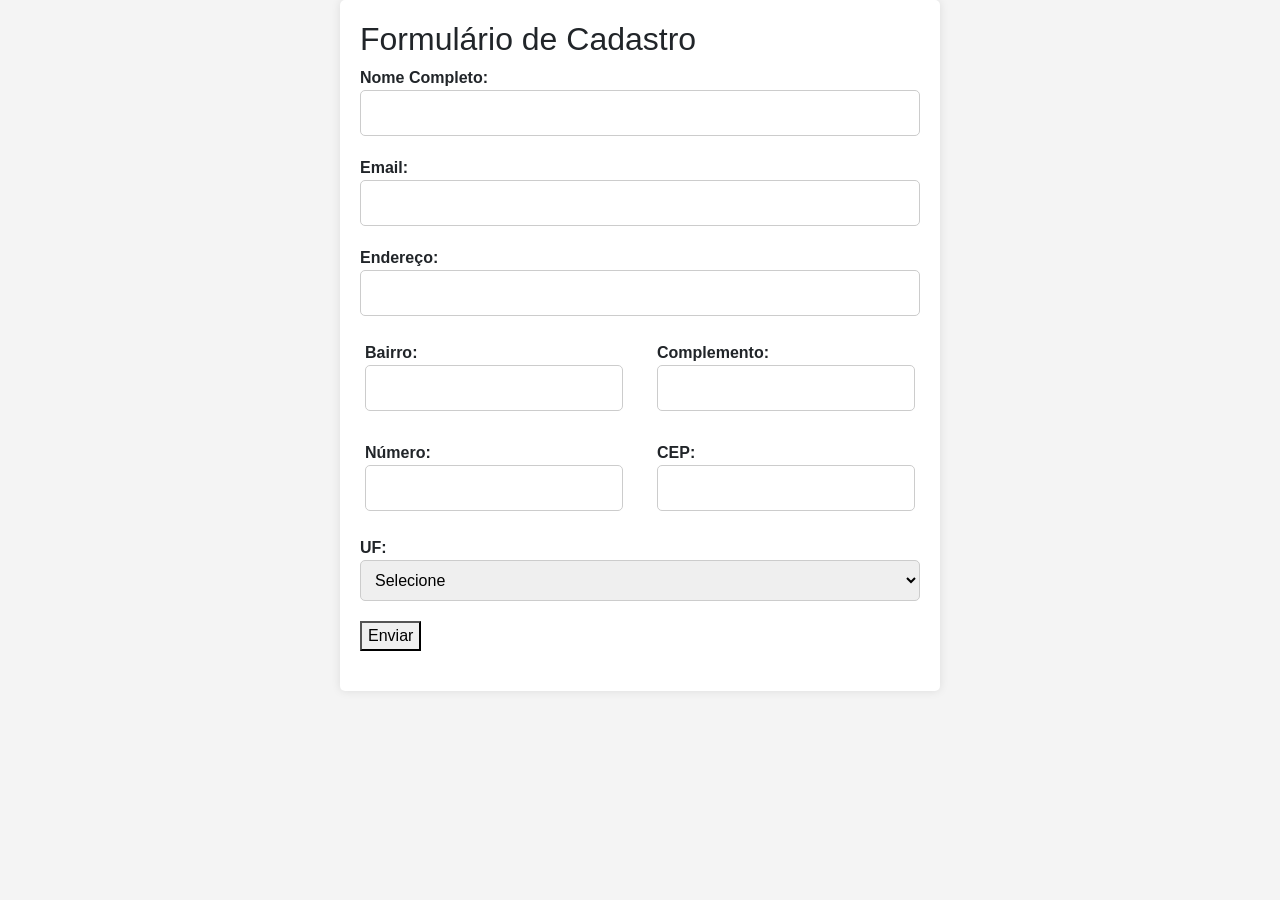
<file: index.html>
<!DOCTYPE html>
<html lang="pt-br">
  <head>
    <meta charset="UTF-8" />
    <meta name="viewport" content="width=device-width, initial-scale=1.0" />
    <title>Fauna Guard</title>
    <link
      href="https://cdn.jsdelivr.net/npm/bootstrap@5.3.2/dist/css/bootstrap.min.css"
      rel="stylesheet"
      integrity="sha384-T3c6CoIi6uLrA9TneNEoa7RxnatzjcDSCmG1MXxSR1GAsXEV/Dwwykc2MPK8M2HN"
      crossorigin="anonymous"
    />
    <script
      src="https://cdn.jsdelivr.net/npm/bootstrap@5.3.2/dist/js/bootstrap.bundle.min.js"
      integrity="sha384-C6RzsynM9kWDrMNeT87bh95OGNyZPhcTNXj1NW7RuBCsyN/o0jlpcV8Qyq46cDfL"
      crossorigin="anonymous"
    ></script>
    <link rel="stylesheet" href="css/cadastro.css" />
    <link rel="icon" href="icons/Fauna Guard.png" />
  </head>
  <body>
    <!-- ---------------------------------- Libras ---------------------------------- -->

    <div vw class="enabled">
      <div vw-access-button class="active"></div>
      <div vw-plugin-wrapper>
        <div class="vw-plugin-top-wrapper"></div>
      </div>
    </div>
    <script src="https://vlibras.gov.br/app/vlibras-plugin.js"></script>
    <script>
      new window.VLibras.Widget("https://vlibras.gov.br/app");
    </script>

    <!-- ---------------------------------- Furmulário ---------------------------------- -->

    <div class="container">
      <h2>Formulário de Cadastro</h2>
      <form>
        <div class="form-group">
          <label for="nome">Nome Completo:</label>
          <input type="text" id="nome" name="nome" required />
        </div>

        <div class="form-group">
          <label for="email">Email:</label>
          <input type="email" id="email" name="email" required />
        </div>

        <div class="form-group">
          <label for="endereco">Endereço:</label>
          <input type="text" id="endereco" name="endereco" required />
        </div>

        <div class="row">
          <div class="col">
            <div class="form-group">
              <label for="bairro">Bairro:</label>
              <input type="text" id="bairro" name="bairro" required />
            </div>
          </div>
          <div class="col">
            <div class="form-group">
              <label for="complemento">Complemento:</label>
              <input type="text" id="complemento" name="complemento" />
            </div>
          </div>
        </div>

        <div class="row">
          <div class="col">
            <div class="form-group">
              <label for="numero">Número:</label>
              <input type="number" id="numero" name="numero" required />
            </div>
          </div>
          <div class="col">
            <div class="form-group">
              <label for="cep">CEP:</label>
              <input type="text" id="cep" name="cep" required />
            </div>
          </div>
        </div>

        <div class="form-group">
          <label for="uf">UF:</label>
          <select id="uf" name="uf" required>
            <option value="">Selecione</option>
            <option value="AC">AC</option>
            <option value="AL">AL</option>
            <option value="AM">AM</option>
            <option value="AP">AP</option>
            <option value="BA">BA</option>
            <option value="CE">CE</option>
            <option value="DF">DF</option>
            <option value="ES">ES</option>
            <option value="GO">GO</option>
            <option value="MA">MA</option>
            <option value="MT">MT</option>
            <option value="MS">MS</option>
            <option value="MG">MG</option>
            <option value="PA">PA</option>
            <option value="PB">PB</option>
            <option value="PR">PR</option>
            <option value="PE">PE</option>
            <option value="PI">PI</option>
            <option value="RJ">RJ</option>
            <option value="RN">RN</option>
            <option value="RS">RS</option>
            <option value="RO">RO</option>
            <option value="RR">RR</option>
            <option value="SC">SC</option>
            <option value="SP">SP</option>
            <option value="SE">SE</option>
            <option value="TO">TO</option>
          </select>
        </div>

        <div class="form-group">
          <button type="submit">Enviar</button>
        </div>
      </form>
    </div>
  </body>
</html>
</file>
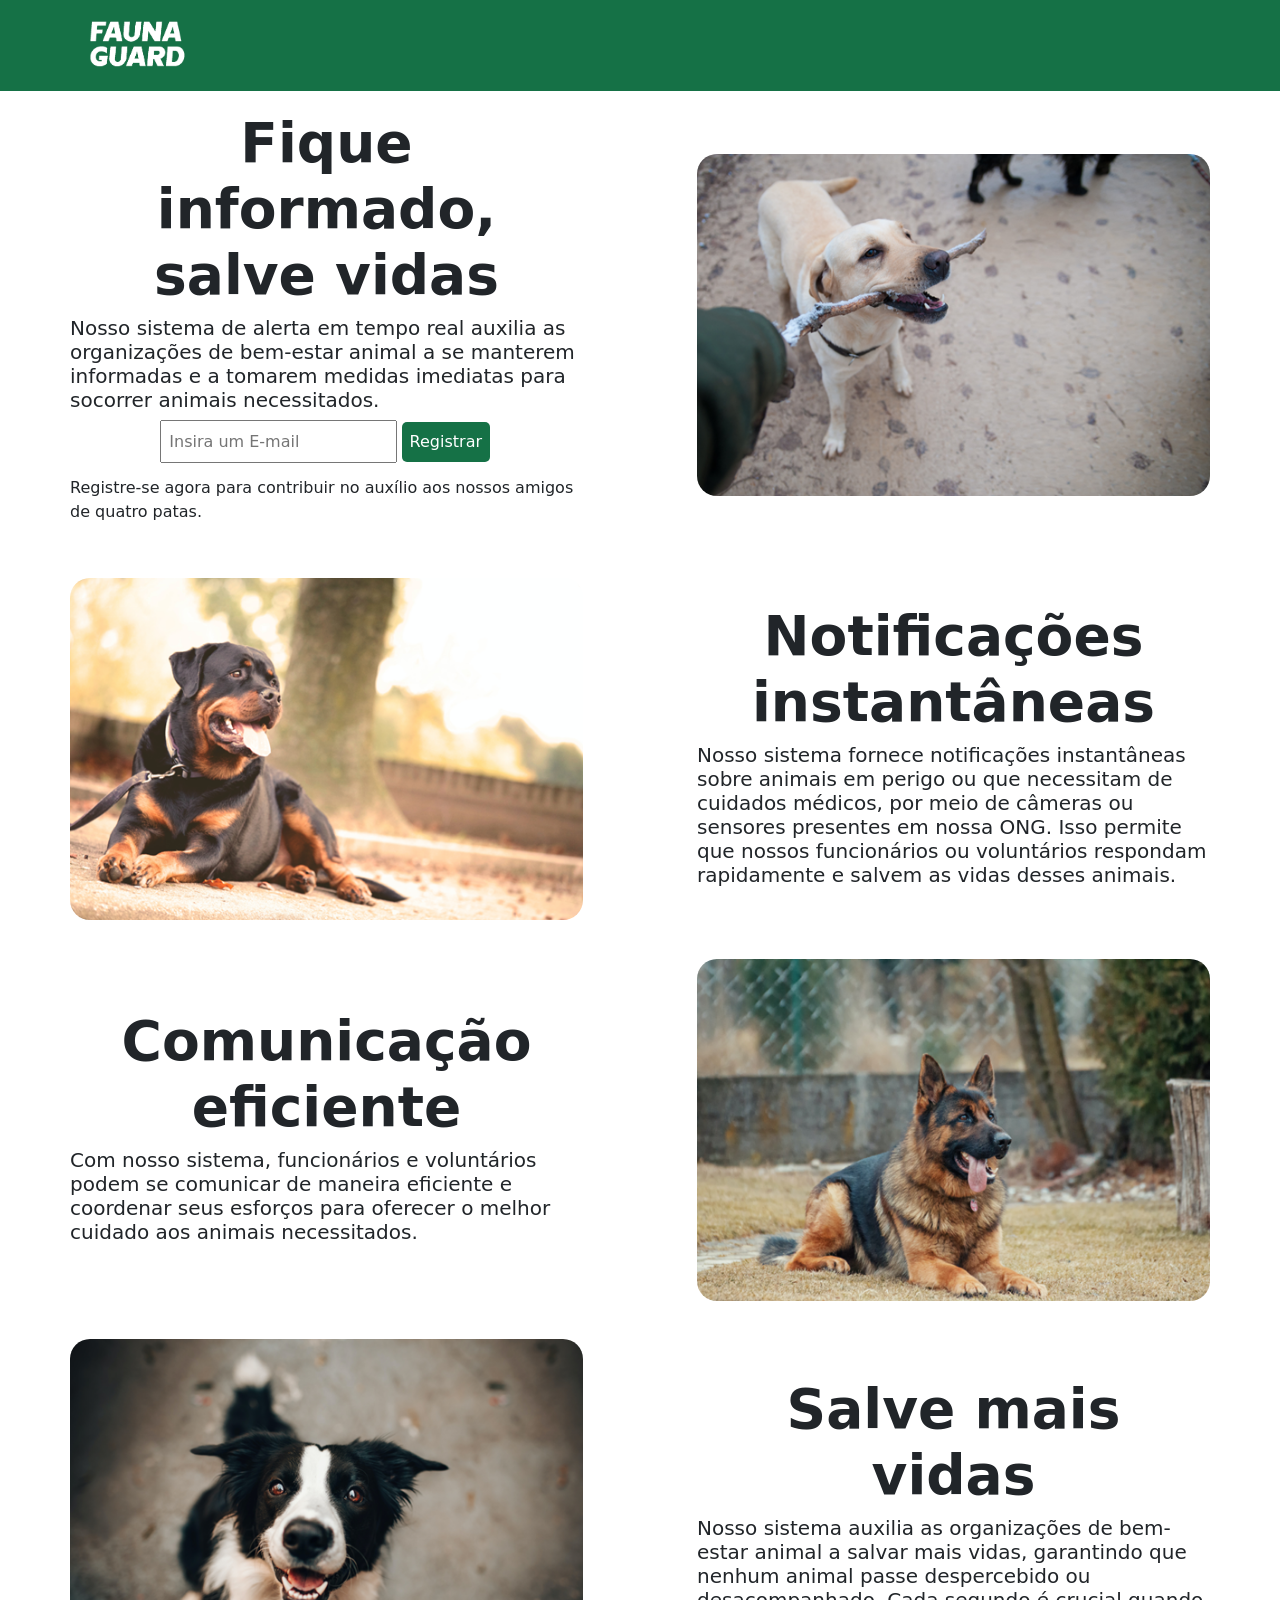
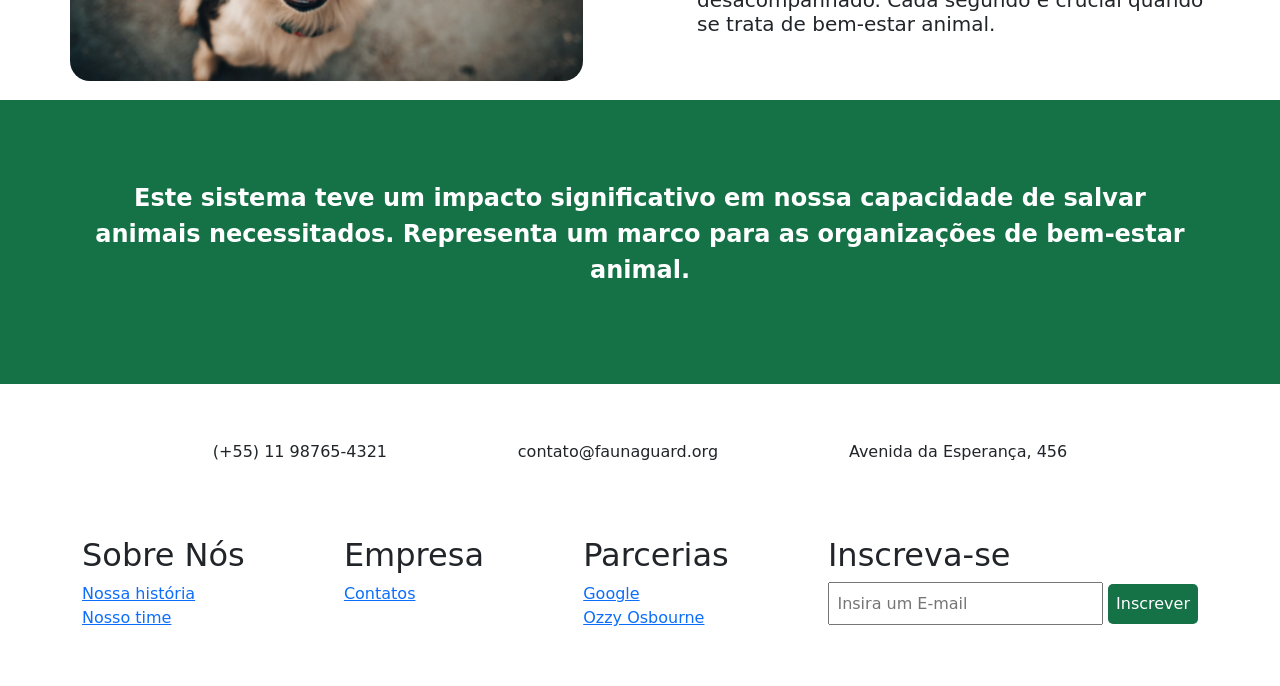
<file: pages/index.html>
<!DOCTYPE html>
<html lang="pt-br">
  <head>
    <meta charset="UTF-8" />
    <meta name="viewport" content="width=device-width, initial-scale=1.0" />
    <title>Fauna Guard</title>
    <link
      href="https://cdn.jsdelivr.net/npm/bootstrap@5.3.2/dist/css/bootstrap.min.css"
      rel="stylesheet"
      integrity="sha384-T3c6CoIi6uLrA9TneNEoa7RxnatzjcDSCmG1MXxSR1GAsXEV/Dwwykc2MPK8M2HN"
      crossorigin="anonymous"
    />
    <script
      src="https://cdn.jsdelivr.net/npm/bootstrap@5.3.2/dist/js/bootstrap.bundle.min.js"
      integrity="sha384-C6RzsynM9kWDrMNeT87bh95OGNyZPhcTNXj1NW7RuBCsyN/o0jlpcV8Qyq46cDfL"
      crossorigin="anonymous"
    ></script>
    <link rel="stylesheet" href="../css/index.css" />
    <link rel="icon" href="../icons/Fauna Guard.png" />
  </head>
  <body>
    <!-- ---------------------------------- Libras ---------------------------------- -->

    <div vw class="enabled">
      <div vw-access-button class="active"></div>
      <div vw-plugin-wrapper>
        <div class="vw-plugin-top-wrapper"></div>
      </div>
    </div>
    <script src="https://vlibras.gov.br/app/vlibras-plugin.js"></script>
    <script>
      new window.VLibras.Widget("https://vlibras.gov.br/app");
    </script>

    <!-- ---------------------------------- Logo ---------------------------------- -->

    <header>
      <div class="container">
        <img
          src="../images/LogoBranca.png"
          alt="Logo Fauna Guard"
          width="10%"
        />
      </div>
    </header>

    <main>
      <!-- ---------------------------------- Bloco 1 ---------------------------------- -->

      <div class="container bloco">
        <div class="frases">
          <h1>
            Fique informado, <br />
            salve vidas
          </h1>
          <h5>
            Nosso sistema de alerta em tempo real auxilia as organizações de
            bem-estar animal a se manterem informadas e a tomarem medidas
            imediatas para socorrer animais necessitados.
          </h5>
          <div class="forms">
            <input type="email" placeholder="Insira um E-mail" id="Email" />
            <input type="button" class="button" value="Registrar" />
          </div>
          <p class="nota">
            Registre-se agora para contribuir no auxílio aos nossos amigos de
            quatro patas.
          </p>
        </div>

        <img
          class="dogImg"
          src="../images/Dog01.png"
          alt="Imagem de um cachorro caramelo com um graveto na boca"
        />
      </div>

      <!-- ---------------------------------- Bloco 2 ---------------------------------- -->

      <div class="container bloco">
        <img
          class="dogImg"
          src="../images/Dog02.png"
          alt="Imagem de um Rottweiler deitado com a língua para fora"
        />
        <div class="frases">
          <h1>Notificações instantâneas</h1>
          <h5>
            Nosso sistema fornece notificações instantâneas sobre animais em
            perigo ou que necessitam de cuidados médicos, por meio de câmeras ou
            sensores presentes em nossa ONG. Isso permite que nossos
            funcionários ou voluntários respondam rapidamente e salvem as vidas
            desses animais.
          </h5>
        </div>
      </div>

      <!-- ---------------------------------- Bloco 3 ---------------------------------- -->

      <div class="container bloco">
        <div class="frases">
          <h1>Comunicação eficiente</h1>
          <h5>
            Com nosso sistema, funcionários e voluntários podem se comunicar de
            maneira eficiente e coordenar seus esforços para oferecer o melhor
            cuidado aos animais necessitados.
          </h5>
        </div>

        <img
          class="dogImg"
          src="../images/Dog03.png"
          alt="Imagem de um Pastor Alemão deitado com a língua para fora"
        />
      </div>

      <!-- ---------------------------------- Bloco 4 ---------------------------------- -->

      <div class="container bloco">
        <img class="dogImg" src="../images/Dog04.png" alt="" />
        <div class="frases">
          <h1>Salve mais vidas</h1>
          <h5>
            Nosso sistema auxilia as organizações de bem-estar animal a salvar
            mais vidas, garantindo que nenhum animal passe despercebido ou
            desacompanhado. Cada segundo é crucial quando se trata de bem-estar
            animal.
          </h5>
        </div>
      </div>
    </main>

    <!-- ---------------------------------- Green Footer ---------------------------------- -->

    <div class="greenFooter">
      <p>
        Este sistema teve um impacto significativo em nossa capacidade de salvar
        animais necessitados. Representa um marco para as organizações de
        bem-estar animal.
      </p>
    </div>

    <!-- ---------------------------------- Footer ---------------------------------- -->

    <footer class="container">
      <!-- ----------------- Contatos ----------------- -->

      <div class="contatos">
        <p>(+55) 11 98765-4321</p>
        <p>contato@faunaguard.org</p>
        <p>Avenida da Esperança, 456</p>
      </div>

      <!-- ----------------- Links ----------------- -->

      <div class="links">
        <div class="blocoLink">
          <h2>Sobre Nós</h2>
          <a href="historia.html">Nossa história</a>
          <a href="time.html">Nosso time</a>
        </div>
        <div class="blocoLink">
          <h2>Empresa</h2>
          <a href="contatos.html">Contatos</a>
        </div>
        <div class="blocoLink">
          <h2>Parcerias</h2>
          <a href="https://google.com">Google</a>
          <a href="https://music.youtube.com/watch?v=hQ_Z-10dXSE&feature=share"
            >Ozzy Osbourne</a
          >
        </div>
        <div class="blocoLink">
          <h2>Inscreva-se</h2>
          <div class="linkForm">
            <input type="email" placeholder="Insira um E-mail" id="linkEmail" />
            <input type="button" class="button" value="Inscrever" />
          </div>
        </div>
      </div>

      <!-- ------------------------------------------- -->
    </footer>
  </body>
</html>
</file>
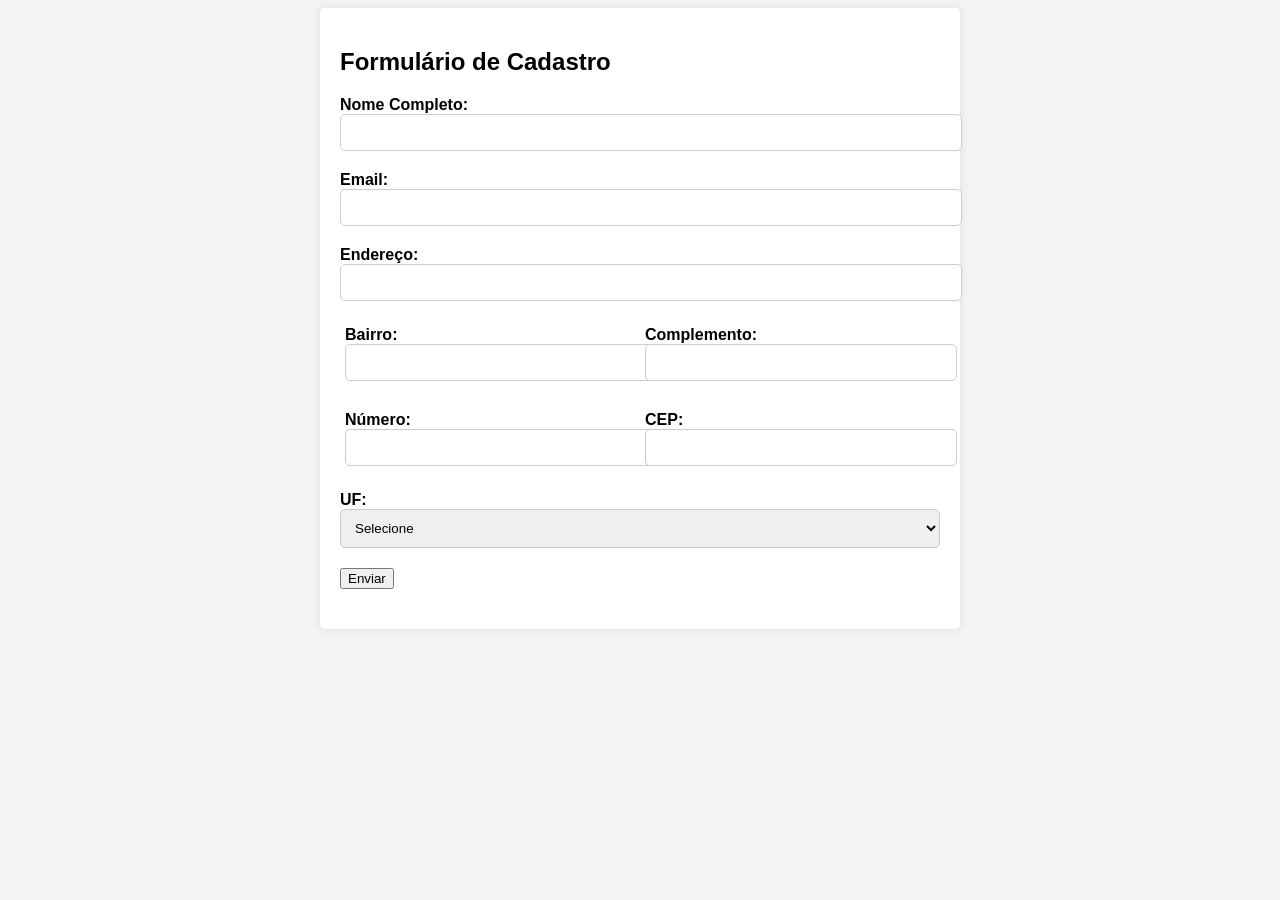
<file: caduser.html>
<!DOCTYPE html>
<html>
  <head>
    <style>
      body {
        font-family: Arial, sans-serif;
        background-color: #f4f4f4;
      }

      .container {
        max-width: 600px;
        margin: 0 auto;
        padding: 20px;
        background-color: #fff;
        box-shadow: 0 0 10px rgba(0, 0, 0, 0.1);
        border-radius: 5px;
      }

      .form-group {
        margin-bottom: 20px;
      }

      label {
        font-weight: bold;
      }

      input[type="text"],
      input[type="email"],
      input[type="number"],
      select {
        width: 100%;
        padding: 10px;
        border: 1px solid #ccc;
        border-radius: 5px;
      }

      .row {
        display: flex;
        flex-wrap: wrap;
      }

      .col {
        flex: 1;
        margin: 5px;
      }
    </style>
  </head>
  <body>
    <div class="container">
      <h2>Formulário de Cadastro</h2>
      <form>
        <div class="form-group">
          <label for="nome">Nome Completo:</label>
          <input type="text" id="nome" name="nome" required />
        </div>

        <div class="form-group">
          <label for="email">Email:</label>
          <input type="email" id="email" name="email" required />
        </div>

        <div class="form-group">
          <label for="endereco">Endereço:</label>
          <input type="text" id="endereco" name="endereco" required />
        </div>

        <div class="row">
          <div class="col">
            <div class="form-group">
              <label for="bairro">Bairro:</label>
              <input type="text" id="bairro" name="bairro" required />
            </div>
          </div>
          <div class="col">
            <div class="form-group">
              <label for="complemento">Complemento:</label>
              <input type="text" id="complemento" name="complemento" />
            </div>
          </div>
        </div>

        <div class="row">
          <div class="col">
            <div class="form-group">
              <label for="numero">Número:</label>
              <input type="number" id="numero" name="numero" required />
            </div>
          </div>
          <div class="col">
            <div class="form-group">
              <label for="cep">CEP:</label>
              <input type="text" id="cep" name="cep" required />
            </div>
          </div>
        </div>

        <div class="form-group">
          <label for="uf">UF:</label>
          <select id="uf" name="uf" required>
            <option value="">Selecione</option>
            <option value="AC">Acre</option>
            <option value="AL">Alagoas</option>
            <option value="AM">Amazonas</option>
            <option value="AP">Amapá</option>
            <option value="BA">Bahia</option>
            <!-- Adicione as opções de outros estados aqui -->
          </select>
        </div>

        <div class="form-group">
          <button type="submit">Enviar</button>
        </div>
      </form>
    </div>
  </body>
</html>
</file>
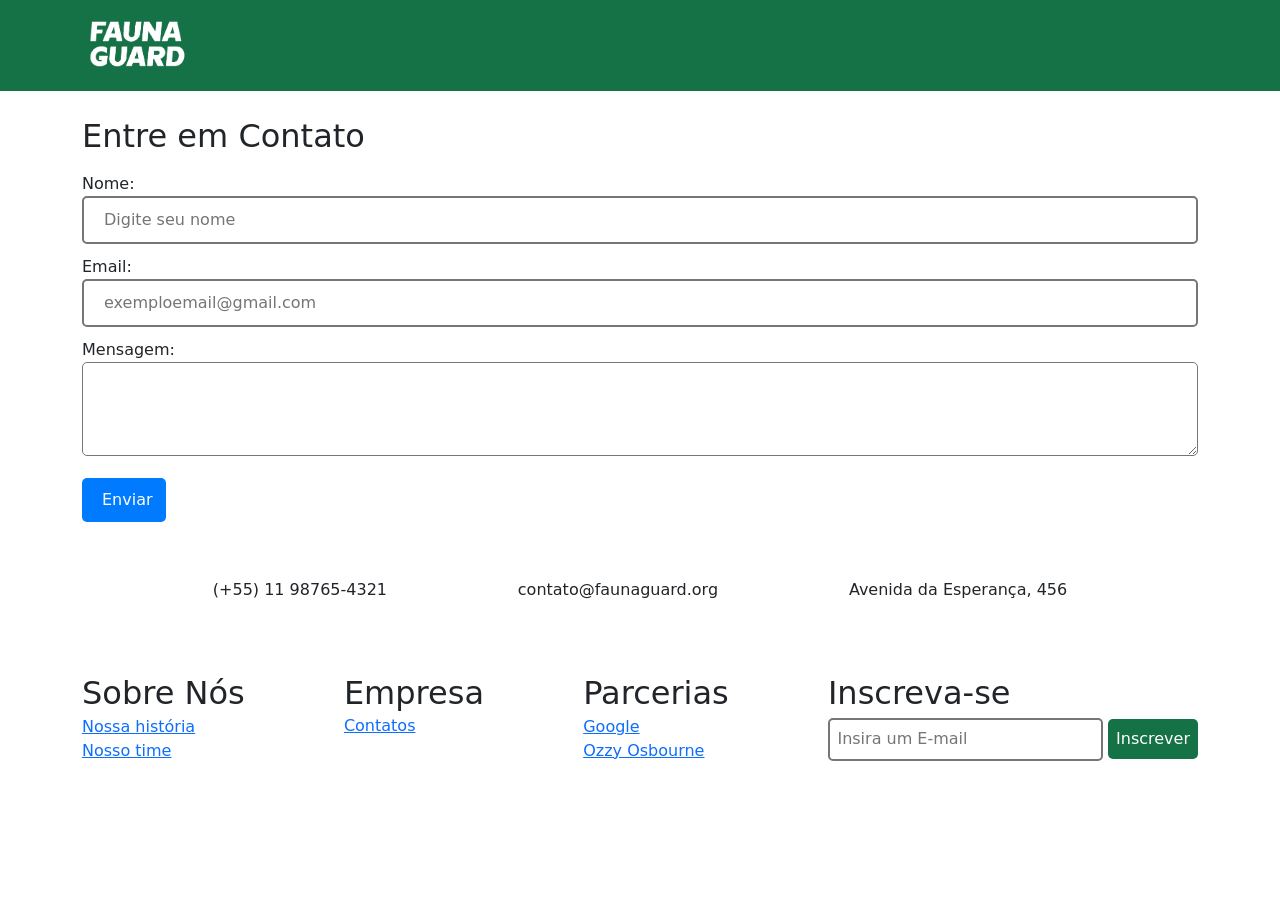
<file: contatos.html>
<!DOCTYPE html>
<html lang="pt-br">
  <head>
    <meta charset="UTF-8" />
    <meta name="viewport" content="width=device-width, initial-scale=1.0" />
    <title>Fauna Guard</title>
    <link
      href="https://cdn.jsdelivr.net/npm/bootstrap@5.3.2/dist/css/bootstrap.min.css"
      rel="stylesheet"
      integrity="sha384-T3c6CoIi6uLrA9TneNEoa7RxnatzjcDSCmG1MXxSR1GAsXEV/Dwwykc2MPK8M2HN"
      crossorigin="anonymous"
    />
    <script
      src="https://cdn.jsdelivr.net/npm/bootstrap@5.3.2/dist/js/bootstrap.bundle.min.js"
      integrity="sha384-C6RzsynM9kWDrMNeT87bh95OGNyZPhcTNXj1NW7RuBCsyN/o0jlpcV8Qyq46cDfL"
      crossorigin="anonymous"
    ></script>
    <link rel="stylesheet" href="css/contatos.css" />
    <link rel="icon" href="icons/Fauna Guard.png" />
  </head>
  <body>
    <!-- ---------------------------------- Libras ---------------------------------- -->

    <div vw class="enabled">
      <div vw-access-button class="active"></div>
      <div vw-plugin-wrapper>
        <div class="vw-plugin-top-wrapper"></div>
      </div>
    </div>
    <script src="https://vlibras.gov.br/app/vlibras-plugin.js"></script>
    <script>
      new window.VLibras.Widget("https://vlibras.gov.br/app");
    </script>

    <!-- ---------------------------------- Logo ---------------------------------- -->

    <header>
      <div class="container">
        <a href="home.html">
          <img
            src="imagens/LogoBranca.png"
            alt="Logo Fauna Guard"
            width="10%"
          />
        </a>
      </div>
    </header>

    <!-- ---------------------------------- Formulário ---------------------------------- -->

    <main>
      <div class="container">
        <form action="">
          <h2>Entre em Contato</h2>

          <label>Nome:</label>
          <input type="text" placeholder="Digite seu nome" />

          <label>Email:</label>
          <input type="email" placeholder="exemploemail@gmail.com" />

          <label>Mensagem:</label>
          <textarea rows="3"></textarea>

          <input type="submit" class="submit" value="Enviar" />
        </form>
      </div>
    </main>

    <!-- ---------------------------------- Footer ---------------------------------- -->

    <footer>
      <!-- ----------------- Contatos ----------------- -->

      <div class="container">
        <div class="contatos">
          <p>(+55) 11 98765-4321</p>
          <p>contato@faunaguard.org</p>
          <p>Avenida da Esperança, 456</p>
        </div>

        <!-- ----------------- Links ----------------- -->

        <div class="links">
          <div class="blocoLink">
            <h2>Sobre Nós</h2>
            <a href="historia.html">Nossa história</a>
            <a href="time.html">Nosso time</a>
          </div>
          <div class="blocoLink">
            <h2>Empresa</h2>
            <a href="contatos.html">Contatos</a>
          </div>
          <div class="blocoLink">
            <h2>Parcerias</h2>
            <a href="https://google.com">Google</a>
            <a
              href="https://music.youtube.com/watch?v=hQ_Z-10dXSE&feature=share"
              >Ozzy Osbourne</a
            >
          </div>
          <div class="blocoLink">
            <h2>Inscreva-se</h2>
            <div class="linkForm">
              <input
                type="email"
                placeholder="Insira um E-mail"
                id="linkEmail"
              />
              <input type="button" class="button" value="Inscrever" />
            </div>
          </div>
        </div>
      </div>

      <!-- ------------------------------------------- -->
    </footer>
  </body>
</html>
</file>
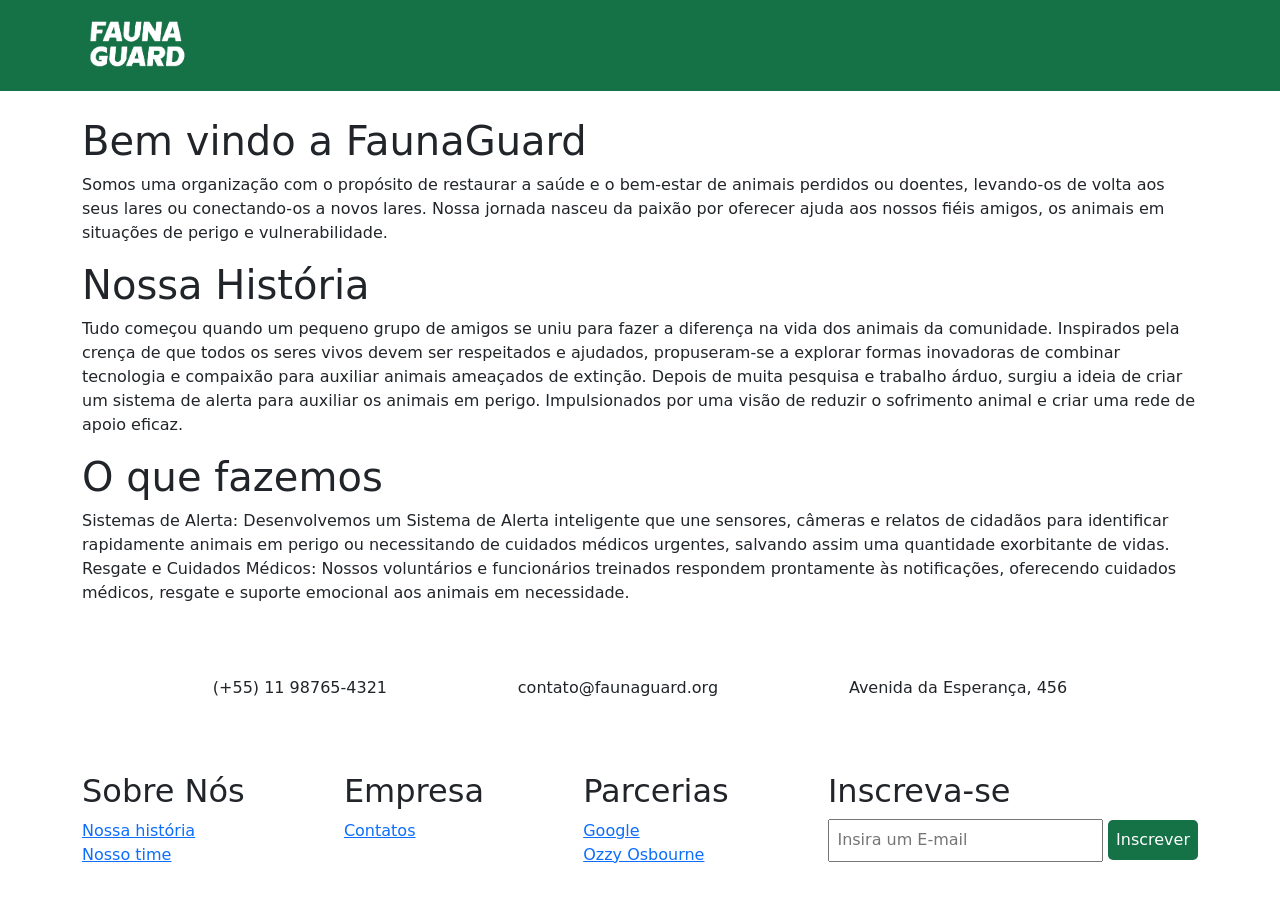
<file: historia.html>
<!DOCTYPE html>
<html lang="pt-br">
  <head>
    <meta charset="UTF-8" />
    <meta name="viewport" content="width=device-width, initial-scale=1.0" />
    <title>Fauna Guard</title>
    <link
      href="https://cdn.jsdelivr.net/npm/bootstrap@5.3.2/dist/css/bootstrap.min.css"
      rel="stylesheet"
      integrity="sha384-T3c6CoIi6uLrA9TneNEoa7RxnatzjcDSCmG1MXxSR1GAsXEV/Dwwykc2MPK8M2HN"
      crossorigin="anonymous"
    />
    <script
      src="https://cdn.jsdelivr.net/npm/bootstrap@5.3.2/dist/js/bootstrap.bundle.min.js"
      integrity="sha384-C6RzsynM9kWDrMNeT87bh95OGNyZPhcTNXj1NW7RuBCsyN/o0jlpcV8Qyq46cDfL"
      crossorigin="anonymous"
    ></script>
    <link rel="stylesheet" href="css/historia.css" />
    <link rel="icon" href="icons/Fauna Guard.png" />
  </head>
  <body>
    <!-- ---------------------------------- Libras ---------------------------------- -->

    <div vw class="enabled">
      <div vw-access-button class="active"></div>
      <div vw-plugin-wrapper>
        <div class="vw-plugin-top-wrapper"></div>
      </div>
    </div>
    <script src="https://vlibras.gov.br/app/vlibras-plugin.js"></script>
    <script>
      new window.VLibras.Widget("https://vlibras.gov.br/app");
    </script>

    <!-- ---------------------------------- Logo ---------------------------------- -->

    <header>
      <div class="container">
        <a href="home.html">
          <img
            src="imagens/LogoBranca.png"
            alt="Logo Fauna Guard"
            width="10%"
          />
        </a>
      </div>
    </header>

    <!-- ---------------------------------- História ---------------------------------- -->

    <main>
      <div class="container">
        <h1>Bem vindo a FaunaGuard</h1>
        <p>
          Somos uma organização com o propósito de restaurar a saúde e o
          bem-estar de animais perdidos ou doentes, levando-os de volta aos seus
          lares ou conectando-os a novos lares. Nossa jornada nasceu da paixão
          por oferecer ajuda aos nossos fiéis amigos, os animais em situações de
          perigo e vulnerabilidade.
        </p>
        <h1>Nossa História</h1>
        <p>
          Tudo começou quando um pequeno grupo de amigos se uniu para fazer a
          diferença na vida dos animais da comunidade. Inspirados pela crença de
          que todos os seres vivos devem ser respeitados e ajudados,
          propuseram-se a explorar formas inovadoras de combinar tecnologia e
          compaixão para auxiliar animais ameaçados de extinção. Depois de muita
          pesquisa e trabalho árduo, surgiu a ideia de criar um sistema de
          alerta para auxiliar os animais em perigo. Impulsionados por uma visão
          de reduzir o sofrimento animal e criar uma rede de apoio eficaz.
        </p>
        <h1>O que fazemos</h1>
        <p>
          Sistemas de Alerta: Desenvolvemos um Sistema de Alerta inteligente que
          une sensores, câmeras e relatos de cidadãos para identificar
          rapidamente animais em perigo ou necessitando de cuidados médicos
          urgentes, salvando assim uma quantidade exorbitante de vidas. Resgate
          e Cuidados Médicos: Nossos voluntários e funcionários treinados
          respondem prontamente às notificações, oferecendo cuidados médicos,
          resgate e suporte emocional aos animais em necessidade.
        </p>
      </div>
    </main>

    <!-- ---------------------------------- Footer ---------------------------------- -->

    <footer>
      <!-- ----------------- Contatos ----------------- -->

      <div class="container">
        <div class="contatos">
          <p>(+55) 11 98765-4321</p>
          <p>contato@faunaguard.org</p>
          <p>Avenida da Esperança, 456</p>
        </div>

        <!-- ----------------- Links ----------------- -->

        <div class="links">
          <div class="blocoLink">
            <h2>Sobre Nós</h2>
            <a href="historia.html">Nossa história</a>
            <a href="time.html">Nosso time</a>
          </div>
          <div class="blocoLink">
            <h2>Empresa</h2>
            <a href="contatos.html">Contatos</a>
          </div>
          <div class="blocoLink">
            <h2>Parcerias</h2>
            <a href="https://google.com">Google</a>
            <a
              href="https://music.youtube.com/watch?v=hQ_Z-10dXSE&feature=share"
              >Ozzy Osbourne</a
            >
          </div>
          <div class="blocoLink">
            <h2>Inscreva-se</h2>
            <div class="linkForm">
              <input
                type="email"
                placeholder="Insira um E-mail"
                id="linkEmail"
              />
              <input type="button" class="button" value="Inscrever" />
            </div>
          </div>
        </div>
      </div>

      <!-- ------------------------------------------- -->
    </footer>
  </body>
</html>
</file>
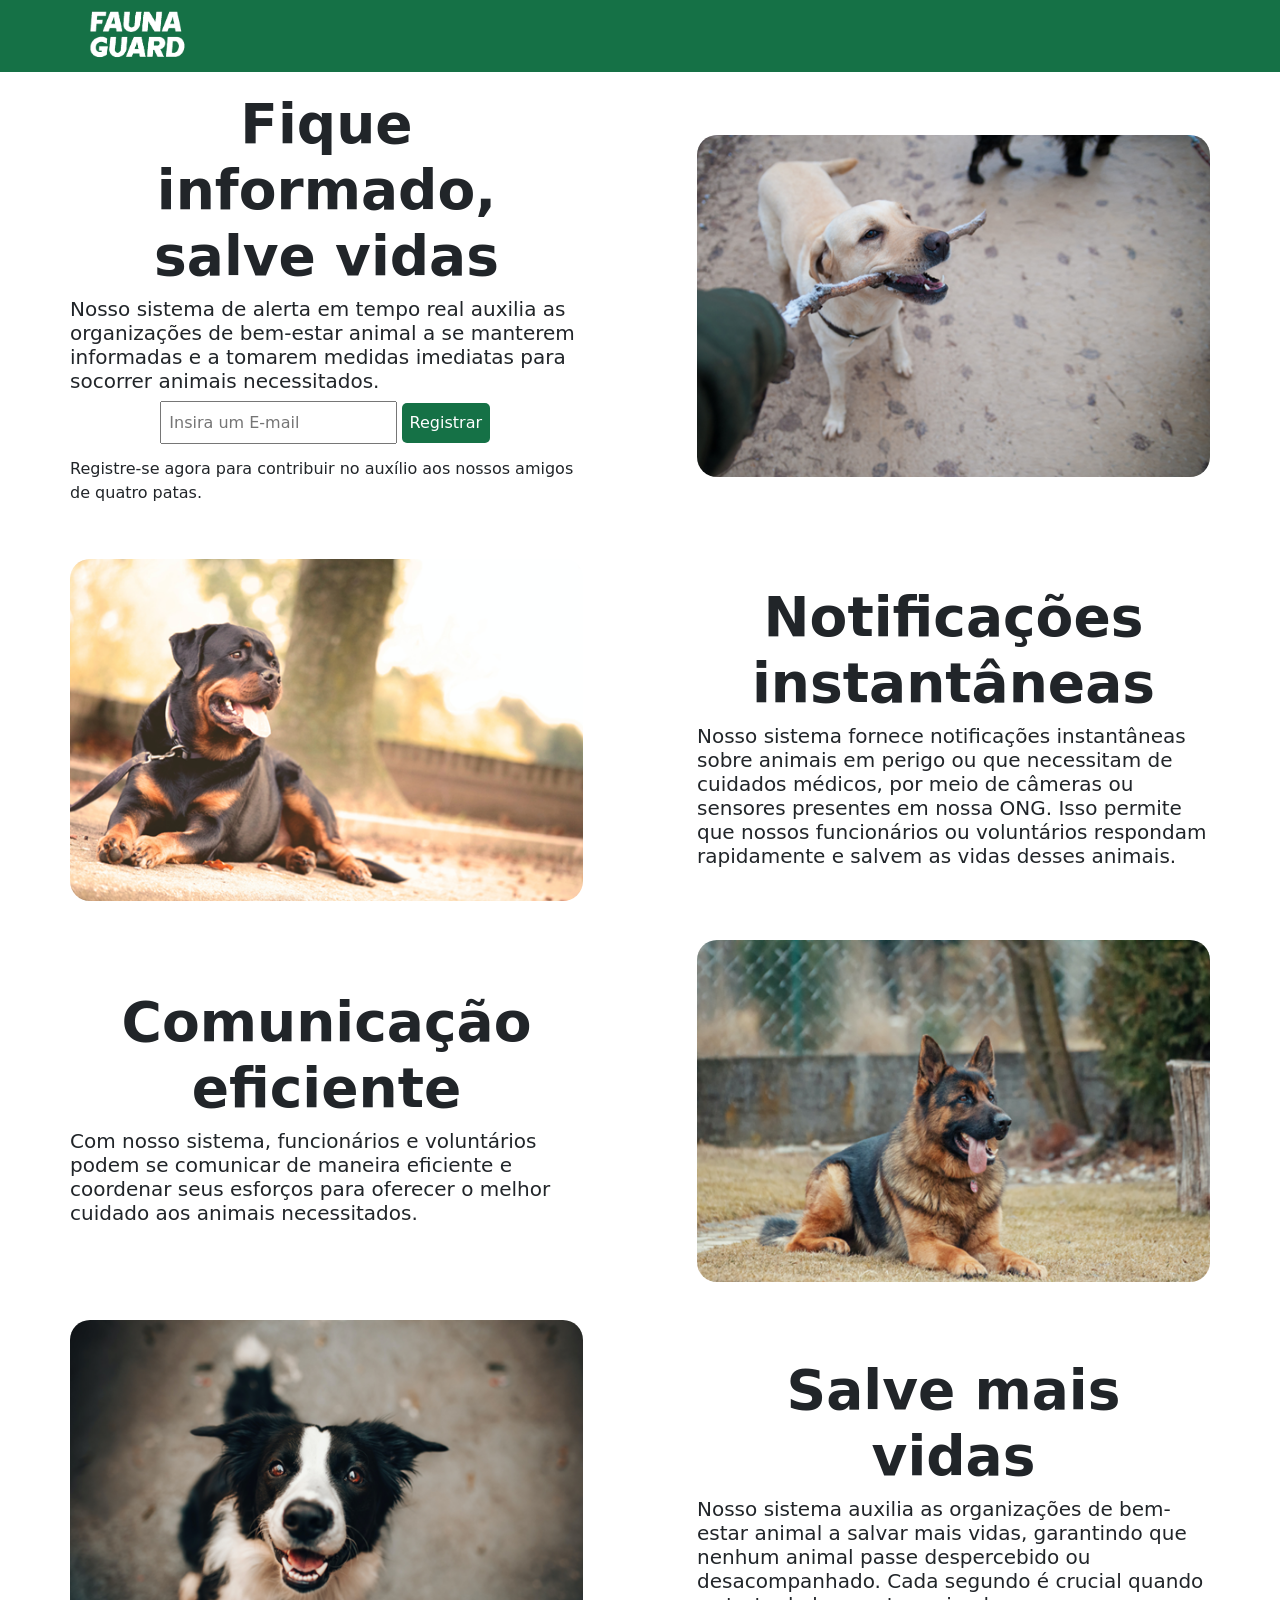
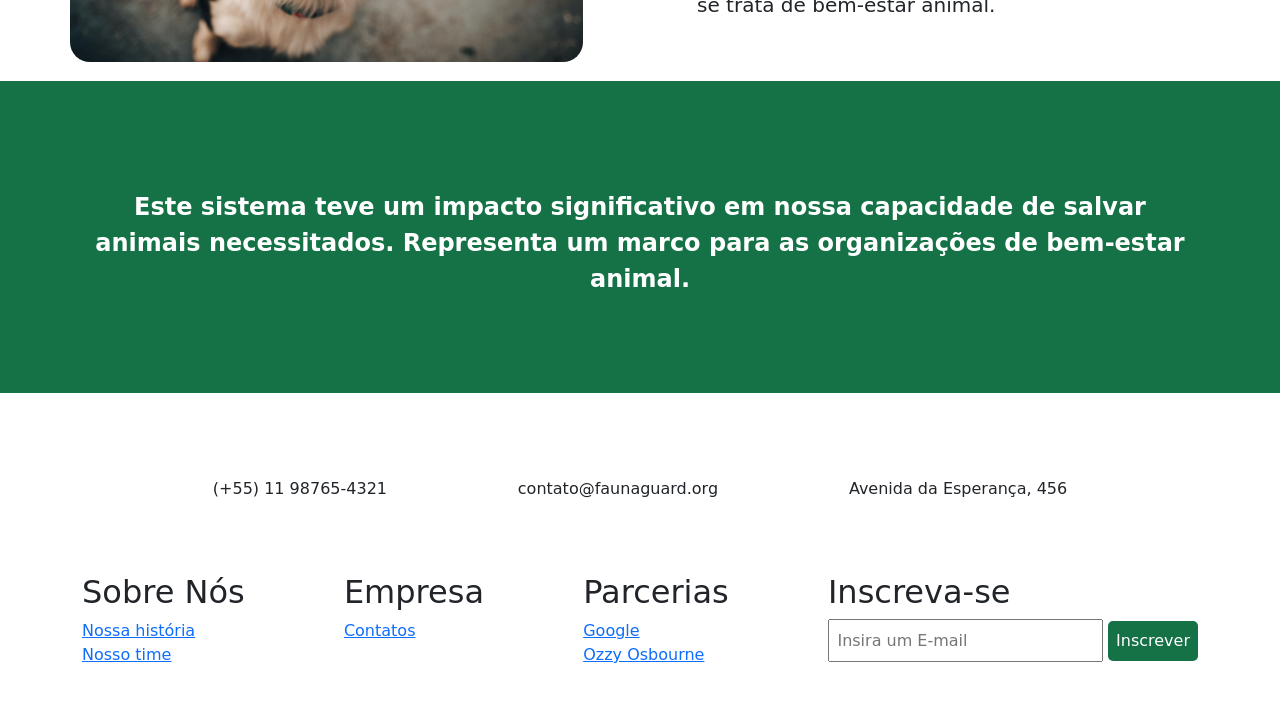
<file: home.html>
<!DOCTYPE html>
<html lang="pt-br">
  <head>
    <meta charset="UTF-8" />
    <meta name="viewport" content="width=device-width, initial-scale=1.0" />
    <title>Fauna Guard</title>
    <link
      href="https://cdn.jsdelivr.net/npm/bootstrap@5.3.2/dist/css/bootstrap.min.css"
      rel="stylesheet"
      integrity="sha384-T3c6CoIi6uLrA9TneNEoa7RxnatzjcDSCmG1MXxSR1GAsXEV/Dwwykc2MPK8M2HN"
      crossorigin="anonymous"
    />
    <script
      src="https://cdn.jsdelivr.net/npm/bootstrap@5.3.2/dist/js/bootstrap.bundle.min.js"
      integrity="sha384-C6RzsynM9kWDrMNeT87bh95OGNyZPhcTNXj1NW7RuBCsyN/o0jlpcV8Qyq46cDfL"
      crossorigin="anonymous"
    ></script>
    <link rel="stylesheet" href="css/home.css" />
    <link rel="icon" href="icons/Fauna Guard.png" />
  </head>
  <body>
    <!-- ---------------------------------- Libras ---------------------------------- -->

    <div vw class="enabled">
      <div vw-access-button class="active"></div>
      <div vw-plugin-wrapper>
        <div class="vw-plugin-top-wrapper"></div>
      </div>
    </div>
    <script src="https://vlibras.gov.br/app/vlibras-plugin.js"></script>
    <script>
      new window.VLibras.Widget("https://vlibras.gov.br/app");
    </script>

    <!-- ---------------------------------- Logo ---------------------------------- -->

    <header>
      <div class="container">
        <img src="imagens/LogoBranca.png" alt="Logo Fauna Guard" width="10%" />
      </div>
    </header>

    <main>
      <!-- ---------------------------------- Bloco 1 ---------------------------------- -->

      <div class="container block">
        <div class="frases">
          <h1>
            Fique informado, <br />
            salve vidas
          </h1>
          <h5>
            Nosso sistema de alerta em tempo real auxilia as organizações de
            bem-estar animal a se manterem informadas e a tomarem medidas
            imediatas para socorrer animais necessitados.
          </h5>
          <div class="forms">
            <input type="email" placeholder="Insira um E-mail" id="Email" />
            <input type="button" class="button" value="Registrar" />
          </div>
          <p>
            Registre-se agora para contribuir no auxílio aos nossos amigos de
            quatro patas.
          </p>
        </div>

        <img
          class="dogImg"
          src="imagens/Dog01.png"
          alt="Imagem de um cachorro caramelo com um graveto na boca"
        />
      </div>

      <!-- ---------------------------------- Bloco 2 ---------------------------------- -->

      <div class="container block">
        <img
          class="dogImg"
          src="imagens/Dog02.png"
          alt="Imagem de um Rottweiler deitado com a língua para fora"
        />
        <div class="frases">
          <h1>Notificações instantâneas</h1>
          <h5>
            Nosso sistema fornece notificações instantâneas sobre animais em
            perigo ou que necessitam de cuidados médicos, por meio de câmeras ou
            sensores presentes em nossa ONG. Isso permite que nossos
            funcionários ou voluntários respondam rapidamente e salvem as vidas
            desses animais.
          </h5>
        </div>
      </div>

      <!-- ---------------------------------- Bloco 3 ---------------------------------- -->

      <div class="container block">
        <div class="frases">
          <h1>Comunicação eficiente</h1>
          <h5>
            Com nosso sistema, funcionários e voluntários podem se comunicar de
            maneira eficiente e coordenar seus esforços para oferecer o melhor
            cuidado aos animais necessitados.
          </h5>
        </div>

        <img
          class="dogImg"
          src="imagens/Dog03.png"
          alt="Imagem de um Pastor Alemão deitado com a língua para fora"
        />
      </div>

      <!-- ---------------------------------- Bloco 4 ---------------------------------- -->

      <div class="container block">
        <img class="dogImg" src="imagens/Dog04.png" alt="" />
        <div class="frases">
          <h1>Salve mais vidas</h1>
          <h5>
            Nosso sistema auxilia as organizações de bem-estar animal a salvar
            mais vidas, garantindo que nenhum animal passe despercebido ou
            desacompanhado. Cada segundo é crucial quando se trata de bem-estar
            animal.
          </h5>
        </div>
      </div>
    </main>

    <!-- ---------------------------------- Green Footer ---------------------------------- -->

    <div class="greenFooter">
      <p>
        Este sistema teve um impacto significativo em nossa capacidade de salvar
        animais necessitados. Representa um marco para as organizações de
        bem-estar animal.
      </p>
    </div>

    <!-- ---------------------------------- Footer ---------------------------------- -->

    <footer>
      <!-- ----------------- Contatos ----------------- -->

      <div class="container">
        <div class="contatos">
          <p>(+55) 11 98765-4321</p>
          <p>contato@faunaguard.org</p>
          <p>Avenida da Esperança, 456</p>
        </div>

        <!-- ----------------- Links ----------------- -->

        <div class="links">
          <div class="blocoLink">
            <h2>Sobre Nós</h2>
            <a href="pages/historia.html">Nossa história</a>
            <a href="pages/time.html">Nosso time</a>
          </div>
          <div class="blocoLink">
            <h2>Empresa</h2>
            <a href="pages/contatos.html">Contatos</a>
          </div>
          <div class="blocoLink">
            <h2>Parcerias</h2>
            <a href="https://google.com">Google</a>
            <a
              href="https://music.youtube.com/watch?v=hQ_Z-10dXSE&feature=share"
              >Ozzy Osbourne</a
            >
          </div>
          <div class="blocoLink">
            <h2>Inscreva-se</h2>
            <div class="linkForm">
              <input
                type="email"
                placeholder="Insira um E-mail"
                id="linkEmail"
              />
              <input type="button" class="button" value="Inscrever" />
            </div>
          </div>
        </div>
      </div>

      <!-- ------------------------------------------- -->
    </footer>
  </body>
</html>
</file>
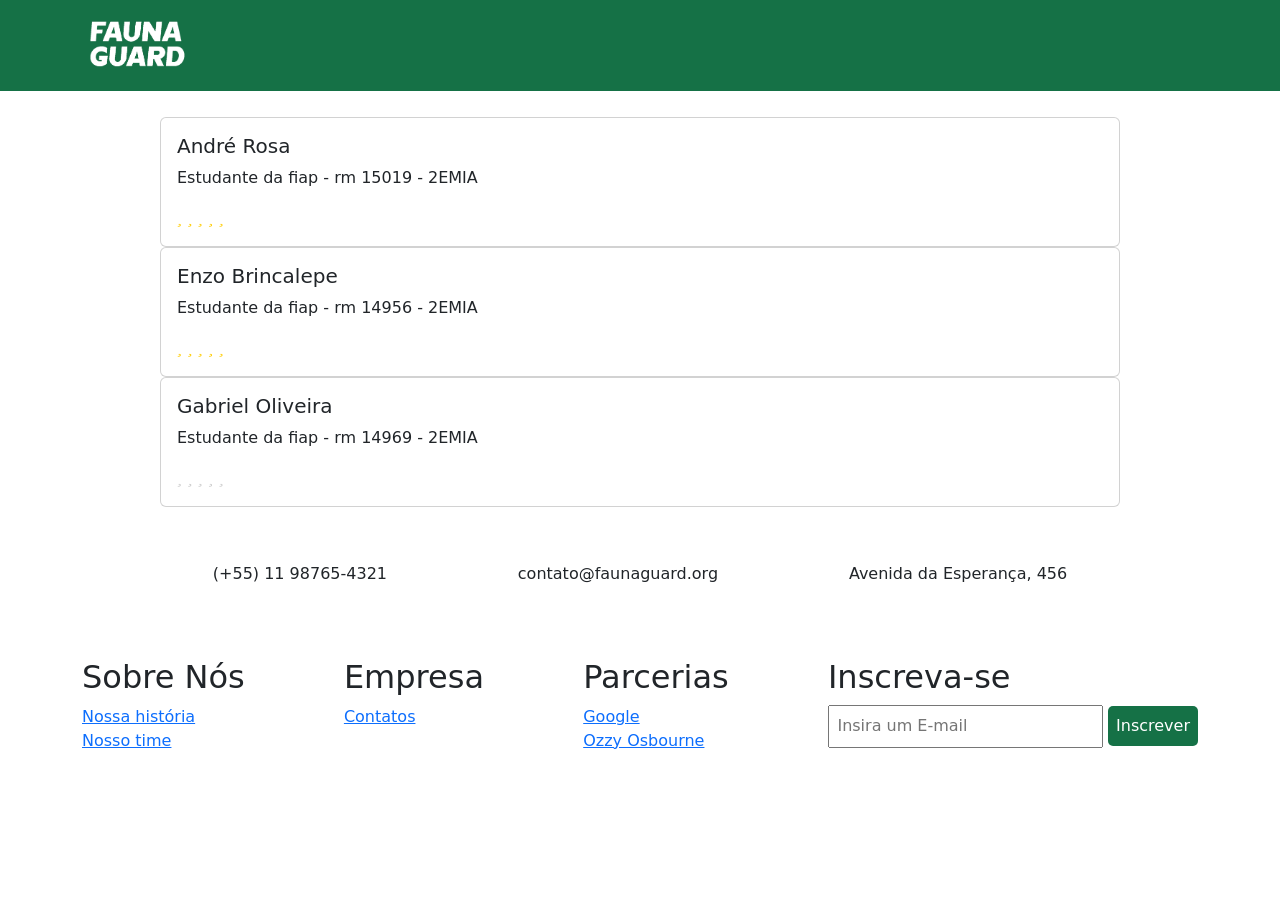
<file: time.html>
<!DOCTYPE html>
<html lang="pt-br">
  <head>
    <meta charset="UTF-8" />
    <meta name="viewport" content="width=device-width, initial-scale=1.0" />
    <title>Fauna Guard</title>
    <link
      href="https://cdn.jsdelivr.net/npm/bootstrap@5.3.2/dist/css/bootstrap.min.css"
      rel="stylesheet"
      integrity="sha384-T3c6CoIi6uLrA9TneNEoa7RxnatzjcDSCmG1MXxSR1GAsXEV/Dwwykc2MPK8M2HN"
      crossorigin="anonymous"
    />
    <script
      src="https://cdn.jsdelivr.net/npm/bootstrap@5.3.2/dist/js/bootstrap.bundle.min.js"
      integrity="sha384-C6RzsynM9kWDrMNeT87bh95OGNyZPhcTNXj1NW7RuBCsyN/o0jlpcV8Qyq46cDfL"
      crossorigin="anonymous"
    ></script>
    <link rel="stylesheet" href="css/time.css" />
    <link rel="icon" href="icons/Fauna Guard.png" />
  </head>
  <body>
    <!-- ---------------------------------- Libras ---------------------------------- -->

    <div vw class="enabled">
      <div vw-access-button class="active"></div>
      <div vw-plugin-wrapper>
        <div class="vw-plugin-top-wrapper"></div>
      </div>
    </div>
    <script src="https://vlibras.gov.br/app/vlibras-plugin.js"></script>
    <script>
      new window.VLibras.Widget("https://vlibras.gov.br/app");
    </script>

    <!-- ---------------------------------- Logo ---------------------------------- -->

    <header>
      <div class="container">
        <a href="home.html">
          <img
            src="imagens/LogoBranca.png"
            alt="Logo Fauna Guard"
            width="10%"
          />
        </a>
      </div>
    </header>

    <!-- ---------------------------------- Time ---------------------------------- -->

    <main>
      <div class="time">
        <div class="card w-75">
          <div class="card-body">
            <h5 class="card-title">André Rosa</h5>
            <p class="card-text">Estudante da fiap - rm 15019 - 2EMIA</p>
  
            <div class="estrelas">
              <input type="radio" id="cm_star-empty" name="fb" value="" checked />
              <label for="cm_star-1"><i class="fa"></i></label>
              <input type="radio" id="cm_star-1" name="fb" value="1" />
              <label for="cm_star-2"><i class="fa"></i></label>
              <input type="radio" id="cm_star-2" name="fb" value="2" />
              <label for="cm_star-3"><i class="fa"></i></label>
              <input type="radio" id="cm_star-3" name="fb" value="3" />
              <label for="cm_star-4"><i class="fa"></i></label>
              <input type="radio" id="cm_star-4" name="fb" value="4" />
              <label for="cm_star-5"><i class="fa"></i></label>
              <input type="radio" id="cm_star-5" name="fb" value="5" />
            </div>
          </div>
        </div>
        <!------------------------------------------------------------------------------------>
        <div class="card w-75">
          <div class="card-body">
            <h5 class="card-title">Enzo Brincalepe</h5>
            <p class="card-text">Estudante da fiap - rm 14956 - 2EMIA</p>
  
            <div class="estrelas">
              <input type="radio" id="cm_star-empty" name="fb" value="" checked />
              <label for="cm_star-1"><i class="fa"></i></label>
              <input type="radio" id="cm_star-1" name="fb" value="1" />
              <label for="cm_star-2"><i class="fa"></i></label>
              <input type="radio" id="cm_star-2" name="fb" value="2" />
              <label for="cm_star-3"><i class="fa"></i></label>
              <input type="radio" id="cm_star-3" name="fb" value="3" />
              <label for="cm_star-4"><i class="fa"></i></label>
              <input type="radio" id="cm_star-4" name="fb" value="4" />
              <label for="cm_star-5"><i class="fa"></i></label>
              <input type="radio" id="cm_star-5" name="fb" value="5" />
            </div>
          </div>
        </div>
        <!------------------------------------------------------------------------------------>
        <div class="card w-75">
          <div class="card-body">
            <h5 class="card-title">Gabriel Oliveira</h5>
            <p class="card-text">Estudante da fiap - rm 14969 - 2EMIA</p>
  
            <div class="estrelas">
              <input type="radio" id="cm_star-empty" name="fb" value="" checked />
              <label for="cm_star-1"><i class="fa"></i></label>
              <input type="radio" id="cm_star-1" name="fb" value="1" />
              <label for="cm_star-2"><i class="fa"></i></label>
              <input type="radio" id="cm_star-2" name="fb" value="2" />
              <label for="cm_star-3"><i class="fa"></i></label>
              <input type="radio" id="cm_star-3" name="fb" value="3" />
              <label for="cm_star-4"><i class="fa"></i></label>
              <input type="radio" id="cm_star-4" name="fb" value="4" />
              <label for="cm_star-5"><i class="fa"></i></label>
              <input type="radio" id="cm_star-5" name="fb" value="5" />
            </div>
          </div>
        </div>        
      </div>
    </main>

    <!-- ---------------------------------- Footer ---------------------------------- -->

    <footer>
      <!-- ----------------- Contatos ----------------- -->

      <div class="container">
        <div class="contatos">
          <p>(+55) 11 98765-4321</p>
          <p>contato@faunaguard.org</p>
          <p>Avenida da Esperança, 456</p>
        </div>

        <!-- ----------------- Links ----------------- -->

        <div class="links">
          <div class="blocoLink">
            <h2>Sobre Nós</h2>
            <a href="historia.html">Nossa história</a>
            <a href="time.html">Nosso time</a>
          </div>
          <div class="blocoLink">
            <h2>Empresa</h2>
            <a href="contatos.html">Contatos</a>
          </div>
          <div class="blocoLink">
            <h2>Parcerias</h2>
            <a href="https://google.com">Google</a>
            <a
              href="https://music.youtube.com/watch?v=hQ_Z-10dXSE&feature=share"
              >Ozzy Osbourne</a
            >
          </div>
          <div class="blocoLink">
            <h2>Inscreva-se</h2>
            <div class="linkForm">
              <input
                type="email"
                placeholder="Insira um E-mail"
                id="linkEmail"
              />
              <input type="button" class="button" value="Inscrever" />
            </div>
          </div>
        </div>
      </div>

      <!-- ------------------------------------------- -->
    </footer>
  </body>
</html>
</file>
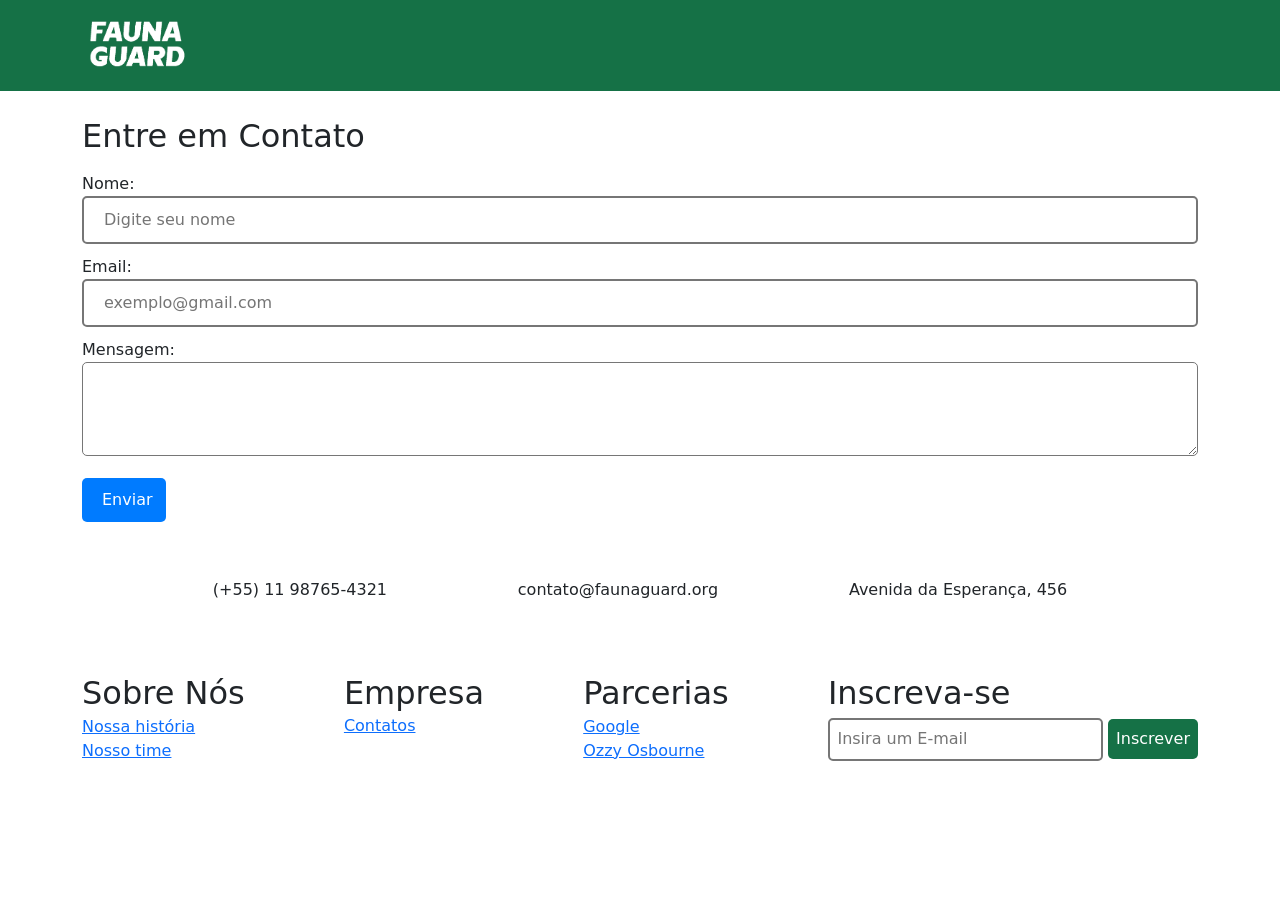
<file: pages/contatos.html>
<!DOCTYPE html>
<html lang="pt-br">
  <head>
    <meta charset="UTF-8" />
    <meta name="viewport" content="width=device-width, initial-scale=1.0" />
    <title>Fauna Guard</title>
    <link
      href="https://cdn.jsdelivr.net/npm/bootstrap@5.3.2/dist/css/bootstrap.min.css"
      rel="stylesheet"
      integrity="sha384-T3c6CoIi6uLrA9TneNEoa7RxnatzjcDSCmG1MXxSR1GAsXEV/Dwwykc2MPK8M2HN"
      crossorigin="anonymous"
    />
    <script
      src="https://cdn.jsdelivr.net/npm/bootstrap@5.3.2/dist/js/bootstrap.bundle.min.js"
      integrity="sha384-C6RzsynM9kWDrMNeT87bh95OGNyZPhcTNXj1NW7RuBCsyN/o0jlpcV8Qyq46cDfL"
      crossorigin="anonymous"
    ></script>
    <link rel="stylesheet" href="../css/contatos.css" />
    <link rel="icon" href="../icons/Fauna Guard.png" />
  </head>
  <body>
    <!-- ---------------------------------- Libras ---------------------------------- -->

    <div vw class="enabled">
      <div vw-access-button class="active"></div>
      <div vw-plugin-wrapper>
        <div class="vw-plugin-top-wrapper"></div>
      </div>
    </div>
    <script src="https://vlibras.gov.br/app/vlibras-plugin.js"></script>
    <script>
      new window.VLibras.Widget("https://vlibras.gov.br/app");
    </script>

    <!-- ---------------------------------- Logo ---------------------------------- -->

    <header>
      <div class="container">
        <a href="home.html">
          <img
            src="../images/LogoBranca.png"
            alt="Logo Fauna Guard"
            width="10%"
          />
        </a>
      </div>
    </header>

    <!-- ---------------------------------- Formulário ---------------------------------- -->

    <main>
      <div class="container">
        <form action="">
          <h2>Entre em Contato</h2>

          <label>Nome:</label>
          <input type="text" placeholder="Digite seu nome" />

          <label>Email:</label>
          <input type="email" placeholder="exemplo@gmail.com" />

          <label>Mensagem:</label>
          <textarea rows="3"></textarea>

          <input type="submit" class="submit" value="Enviar" />
        </form>
      </div>
    </main>

    <!-- ---------------------------------- Footer ---------------------------------- -->

    <footer class="container">
      <!-- ----------------- Contatos ----------------- -->

      <div class="contatos">
        <p>(+55) 11 98765-4321</p>
        <p>contato@faunaguard.org</p>
        <p>Avenida da Esperança, 456</p>
      </div>

      <!-- ----------------- Links ----------------- -->

      <div class="links">
        <div class="blocoLink">
          <h2>Sobre Nós</h2>
          <a href="historia.html">Nossa história</a>
          <a href="time.html">Nosso time</a>
        </div>
        <div class="blocoLink">
          <h2>Empresa</h2>
          <a href="contatos.html">Contatos</a>
        </div>
        <div class="blocoLink">
          <h2>Parcerias</h2>
          <a href="https://google.com">Google</a>
          <a href="https://music.youtube.com/watch?v=hQ_Z-10dXSE&feature=share"
            >Ozzy Osbourne</a
          >
        </div>
        <div class="blocoLink">
          <h2>Inscreva-se</h2>
          <div class="linkForm">
            <input type="email" placeholder="Insira um E-mail" id="linkEmail" />
            <input type="button" class="button" value="Inscrever" />
          </div>
        </div>
      </div>

      <!-- ------------------------------------------- -->
    </footer>
  </body>
</html>
</file>
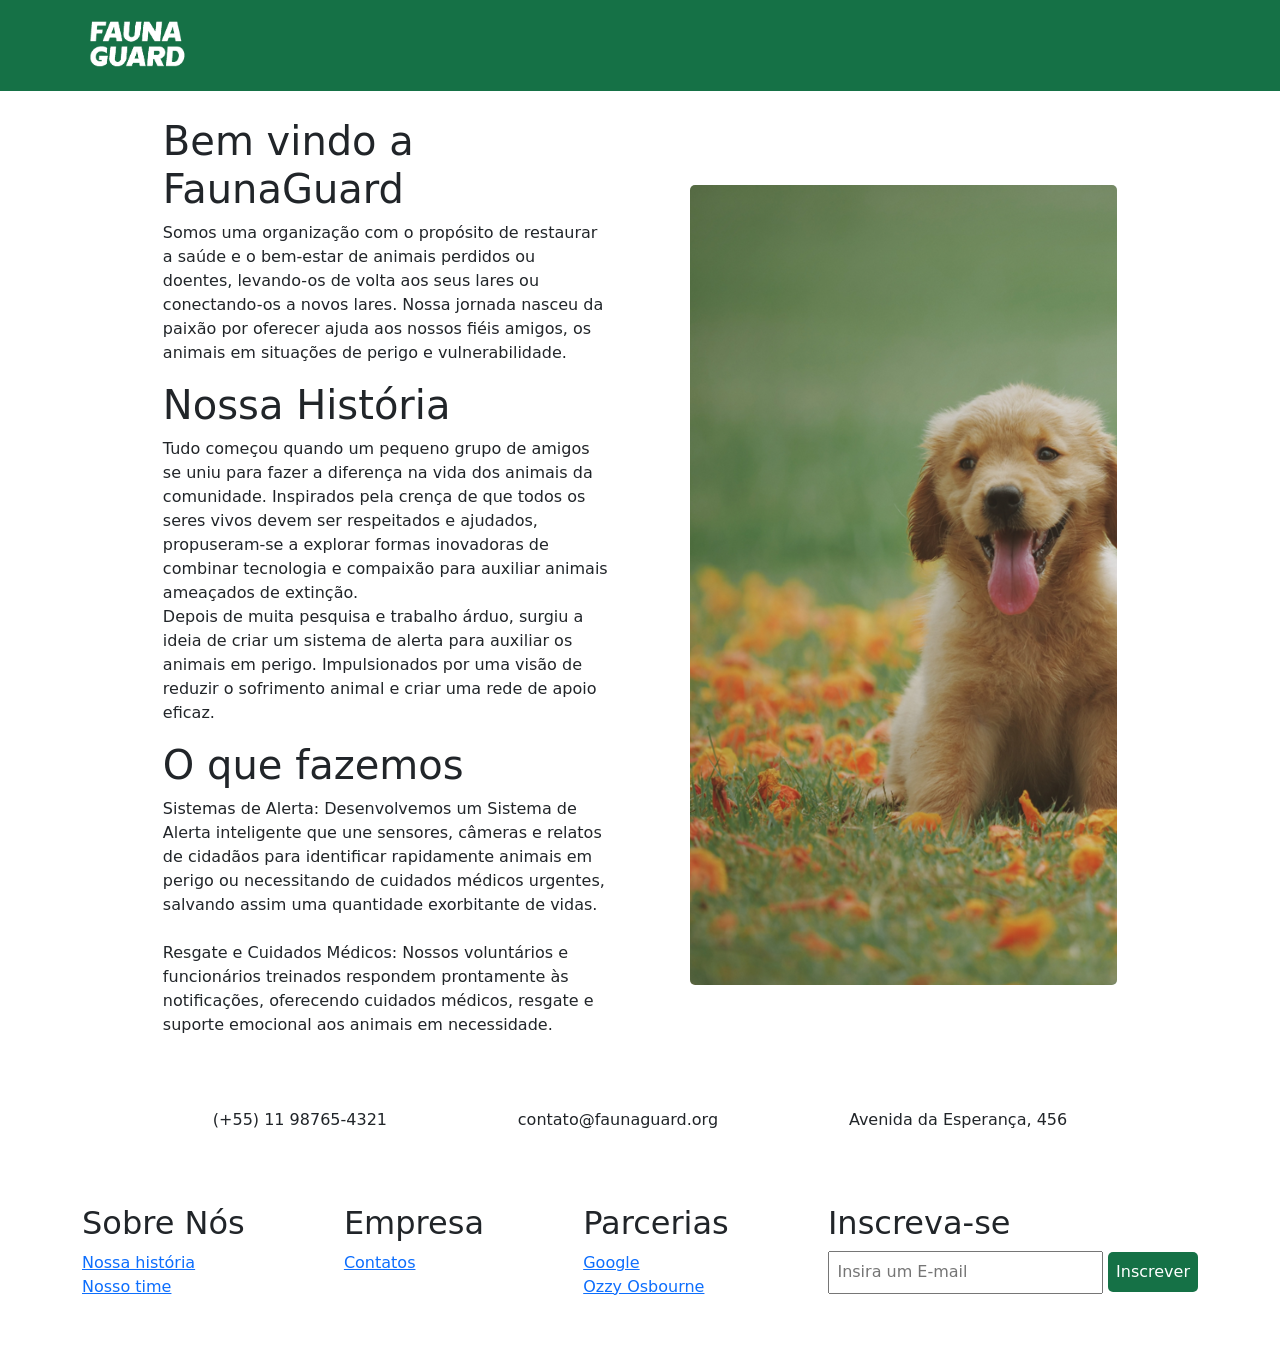
<file: pages/historia.html>
<!DOCTYPE html>
<html lang="pt-br">
  <head>
    <meta charset="UTF-8" />
    <meta name="viewport" content="width=device-width, initial-scale=1.0" />
    <title>Fauna Guard</title>
    <link
      href="https://cdn.jsdelivr.net/npm/bootstrap@5.3.2/dist/css/bootstrap.min.css"
      rel="stylesheet"
      integrity="sha384-T3c6CoIi6uLrA9TneNEoa7RxnatzjcDSCmG1MXxSR1GAsXEV/Dwwykc2MPK8M2HN"
      crossorigin="anonymous"
    />
    <script
      src="https://cdn.jsdelivr.net/npm/bootstrap@5.3.2/dist/js/bootstrap.bundle.min.js"
      integrity="sha384-C6RzsynM9kWDrMNeT87bh95OGNyZPhcTNXj1NW7RuBCsyN/o0jlpcV8Qyq46cDfL"
      crossorigin="anonymous"
    ></script>
    <link rel="stylesheet" href="../css/historia.css" />
    <link rel="icon" href="../icons/Fauna Guard.png" />
  </head>
  <body>
    <!-- ---------------------------------- Libras ---------------------------------- -->

    <div vw class="enabled">
      <div vw-access-button class="active"></div>
      <div vw-plugin-wrapper>
        <div class="vw-plugin-top-wrapper"></div>
      </div>
    </div>
    <script src="https://vlibras.gov.br/app/vlibras-plugin.js"></script>
    <script>
      new window.VLibras.Widget("https://vlibras.gov.br/app");
    </script>

    <!-- ---------------------------------- Logo ---------------------------------- -->

    <header>
      <div class="container">
        <a href="home.html">
          <img
            src="../images/LogoBranca.png"
            alt="Logo Fauna Guard"
            width="10%"
          />
        </a>
      </div>
    </header>

    <!-- ---------------------------------- História ---------------------------------- -->

    <main>
      <!-- ----------------- Tópicos ----------------- -->
      <div class="container historia">
        <div class="topicos">
          <h1>Bem vindo a FaunaGuard</h1>
          <p>
            Somos uma organização com o propósito de restaurar a saúde e o
            bem-estar de animais perdidos ou doentes, levando-os de volta aos
            seus lares ou conectando-os a novos lares. Nossa jornada nasceu da
            paixão por oferecer ajuda aos nossos fiéis amigos, os animais em
            situações de perigo e vulnerabilidade.
          </p>
          <h1>Nossa História</h1>
          <p>
            Tudo começou quando um pequeno grupo de amigos se uniu para fazer a
            diferença na vida dos animais da comunidade. Inspirados pela crença
            de que todos os seres vivos devem ser respeitados e ajudados,
            propuseram-se a explorar formas inovadoras de combinar tecnologia e
            compaixão para auxiliar animais ameaçados de extinção.
            <br />
            Depois de muita pesquisa e trabalho árduo, surgiu a ideia de criar
            um sistema de alerta para auxiliar os animais em perigo.
            Impulsionados por uma visão de reduzir o sofrimento animal e criar
            uma rede de apoio eficaz.
          </p>
          <h1>O que fazemos</h1>
          <p>
            Sistemas de Alerta: Desenvolvemos um Sistema de Alerta inteligente
            que une sensores, câmeras e relatos de cidadãos para identificar
            rapidamente animais em perigo ou necessitando de cuidados médicos
            urgentes, salvando assim uma quantidade exorbitante de vidas.
            <br />
            <br />
            Resgate e Cuidados Médicos: Nossos voluntários e funcionários
            treinados respondem prontamente às notificações, oferecendo cuidados
            médicos, resgate e suporte emocional aos animais em necessidade.
          </p>
        </div>
        <img
          src="../images/Dog05.png"
          alt="Filhote de Golden Retriever com a língua para fora"
        />
      </div>
    </main>

    <!-- ---------------------------------- Footer ---------------------------------- -->

    <footer class="container">
      <!-- ----------------- Contatos ----------------- -->

      <div class="contatos">
        <p>(+55) 11 98765-4321</p>
        <p>contato@faunaguard.org</p>
        <p>Avenida da Esperança, 456</p>
      </div>

      <!-- ----------------- Links ----------------- -->

      <div class="links">
        <div class="blocoLink">
          <h2>Sobre Nós</h2>
          <a href="historia.html">Nossa história</a>
          <a href="time.html">Nosso time</a>
        </div>
        <div class="blocoLink">
          <h2>Empresa</h2>
          <a href="contatos.html">Contatos</a>
        </div>
        <div class="blocoLink">
          <h2>Parcerias</h2>
          <a href="https://google.com">Google</a>
          <a href="https://music.youtube.com/watch?v=hQ_Z-10dXSE&feature=share"
            >Ozzy Osbourne</a
          >
        </div>
        <div class="blocoLink">
          <h2>Inscreva-se</h2>
          <div class="linkForm">
            <input type="email" placeholder="Insira um E-mail" id="linkEmail" />
            <input type="button" class="button" value="Inscrever" />
          </div>
        </div>
      </div>

      <!-- ------------------------------------------- -->
    </footer>
  </body>
</html>
</file>
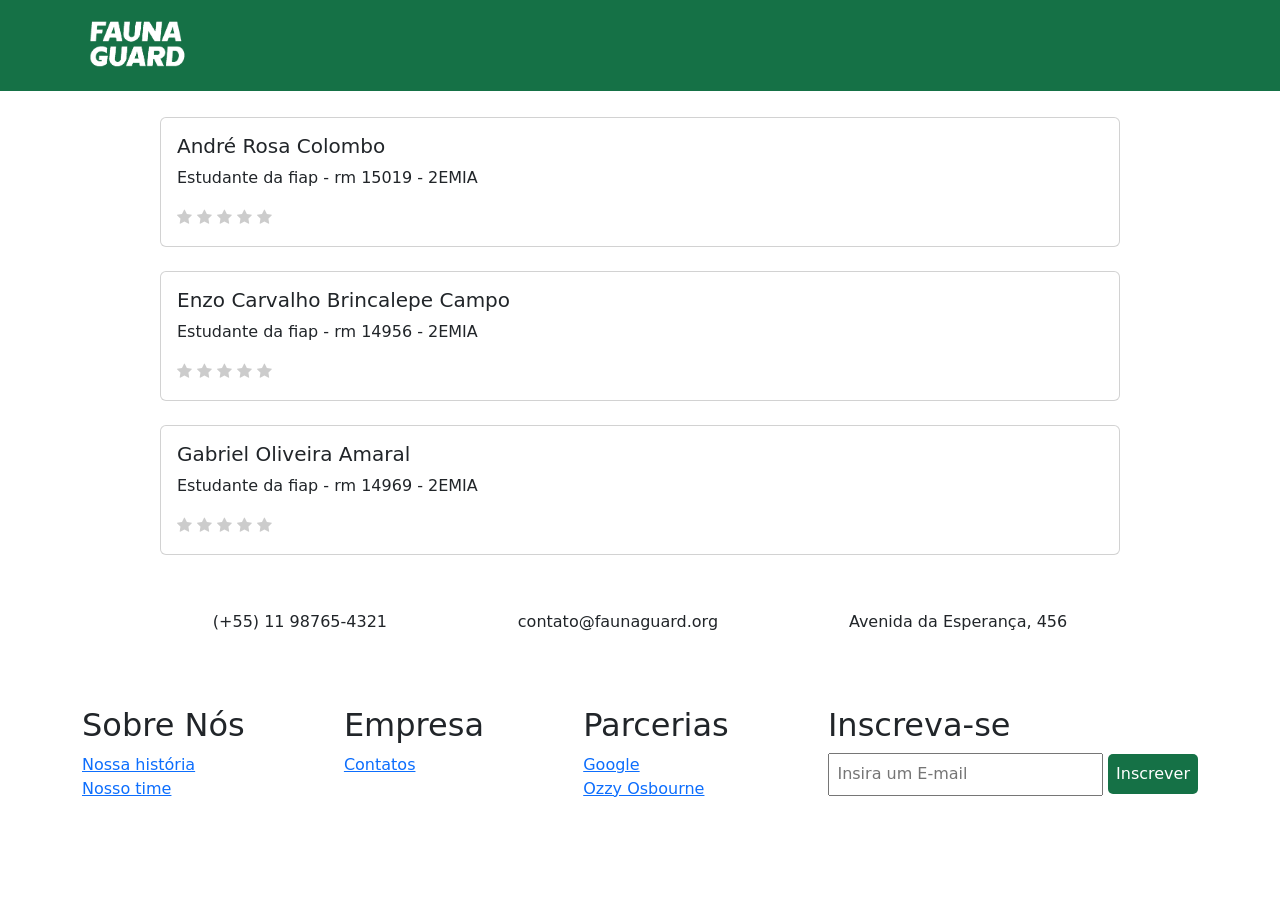
<file: pages/time.html>
<!DOCTYPE html>
<html lang="pt-br">
  <head>
    <meta charset="UTF-8" />
    <meta name="viewport" content="width=device-width, initial-scale=1.0" />
    <title>Fauna Guard</title>
    <link
      href="https://cdn.jsdelivr.net/npm/bootstrap@5.3.2/dist/css/bootstrap.min.css"
      rel="stylesheet"
      integrity="sha384-T3c6CoIi6uLrA9TneNEoa7RxnatzjcDSCmG1MXxSR1GAsXEV/Dwwykc2MPK8M2HN"
      crossorigin="anonymous"
    />
    <script
      src="https://cdn.jsdelivr.net/npm/bootstrap@5.3.2/dist/js/bootstrap.bundle.min.js"
      integrity="sha384-C6RzsynM9kWDrMNeT87bh95OGNyZPhcTNXj1NW7RuBCsyN/o0jlpcV8Qyq46cDfL"
      crossorigin="anonymous"
    ></script>
    <link
      rel="stylesheet"
      href="//maxcdn.bootstrapcdn.com/font-awesome/4.3.0/css/font-awesome.min.css"
    />
    <link rel="stylesheet" href="../css/time.css" />
    <link rel="icon" href="../icons/Fauna Guard.png" />
  </head>
  <body>
    <!-- ---------------------------------- Libras ---------------------------------- -->

    <div vw class="enabled">
      <div vw-access-button class="active"></div>
      <div vw-plugin-wrapper>
        <div class="vw-plugin-top-wrapper"></div>
      </div>
    </div>
    <script src="https://vlibras.gov.br/app/vlibras-plugin.js"></script>
    <script>
      new window.VLibras.Widget("https://vlibras.gov.br/app");
    </script>

    <!-- ---------------------------------- Logo ---------------------------------- -->

    <header>
      <div class="container">
        <a href="home.html">
          <img
            src="../images/LogoBranca.png"
            alt="Logo Fauna Guard"
            width="10%"
          />
        </a>
      </div>
    </header>

    <!-- ---------------------------------- Time ---------------------------------- -->

    <main>
      <div class="time">
        <div class="card w-75">
          <div class="card-body">
            <h5 class="card-title">André Rosa Colombo</h5>
            <p class="card-text">Estudante da fiap - rm 15019 - 2EMIA</p>

            <div class="estrelas">
              <input
                type="radio"
                id="cm_star-empty-1"
                name="fb-1"
                value=""
                checked
              />
              <label for="cm_star-1-1"><i class="fa"></i></label>
              <input type="radio" id="cm_star-1-1" name="fb-1" value="1" />
              <label for="cm_star-2-1"><i class="fa"></i></label>
              <input type="radio" id="cm_star-2-1" name="fb-1" value="2" />
              <label for="cm_star-3-1"><i class="fa"></i></label>
              <input type="radio" id="cm_star-3-1" name="fb-1" value="3" />
              <label for="cm_star-4-1"><i class="fa"></i></label>
              <input type="radio" id="cm_star-4-1" name="fb-1" value="4" />
              <label for="cm_star-5-1"><i class="fa"></i></label>
              <input type="radio" id="cm_star-5-1" name="fb-1" value="5" />
            </div>
          </div>
        </div>

        <br />
        <!------------------------------------------------------------------------------------>
        <div class="card w-75">
          <div class="card-body">
            <h5 class="card-title">Enzo Carvalho Brincalepe Campo</h5>
            <p class="card-text">Estudante da fiap - rm 14956 - 2EMIA</p>

            <div class="estrelas">
              <input
                type="radio"
                id="cm_star-empty-2"
                name="fb-2"
                value=""
                checked
              />
              <label for="cm_star-1-2"><i class="fa"></i></label>
              <input type="radio" id="cm_star-1-2" name="fb-2" value="1" />
              <label for="cm_star-2-2"><i class="fa"></i></label>
              <input type="radio" id="cm_star-2-2" name="fb-2" value="2" />
              <label for="cm_star-3-2"><i class="fa"></i></label>
              <input type="radio" id="cm_star-3-2" name="fb-2" value="3" />
              <label for="cm_star-4-2"><i class="fa"></i></label>
              <input type="radio" id="cm_star-4-2" name="fb-2" value="4" />
              <label for="cm_star-5-2"><i class="fa"></i></label>
              <input type="radio" id="cm_star-5-2" name="fb-2" value="5" />
            </div>
          </div>
        </div>

        <br />
        <!------------------------------------------------------------------------------------>
        <div class="card w-75">
          <div class="card-body">
            <h5 class="card-title">Gabriel Oliveira Amaral</h5>
            <p class="card-text">Estudante da fiap - rm 14969 - 2EMIA</p>

            <div class="estrelas">
              <input
                type="radio"
                id="cm_star-empty-3"
                name="fb-3"
                value=""
                checked
              />
              <label for="cm_star-1-3"><i class="fa"></i></label>
              <input type="radio" id="cm_star-1-3" name="fb-3" value="1" />
              <label for="cm_star-2-3"><i class="fa"></i></label>
              <input type="radio" id="cm_star-2-3" name="fb-3" value="2" />
              <label for="cm_star-3-3"><i class="fa"></i></label>
              <input type="radio" id="cm_star-3-3" name="fb-3" value="3" />
              <label for="cm_star-4-3"><i class="fa"></i></label>
              <input type="radio" id="cm_star-4-3" name="fb-3" value="4" />
              <label for="cm_star-5-3"><i class="fa"></i></label>
              <input type="radio" id="cm_star-5-3" name="fb-3" value="5" />
            </div>
          </div>
        </div>
      </div>
    </main>

    <!-- ---------------------------------- Footer ---------------------------------- -->

    <footer class="container">
      <!-- ----------------- Contatos ----------------- -->

      <div class="contatos">
        <p>(+55) 11 98765-4321</p>
        <p>contato@faunaguard.org</p>
        <p>Avenida da Esperança, 456</p>
      </div>

      <!-- ----------------- Links ----------------- -->

      <div class="links">
        <div class="blocoLink">
          <h2>Sobre Nós</h2>
          <a href="historia.html">Nossa história</a>
          <a href="time.html">Nosso time</a>
        </div>
        <div class="blocoLink">
          <h2>Empresa</h2>
          <a href="contatos.html">Contatos</a>
        </div>
        <div class="blocoLink">
          <h2>Parcerias</h2>
          <a href="https://google.com">Google</a>
          <a href="https://music.youtube.com/watch?v=hQ_Z-10dXSE&feature=share"
            >Ozzy Osbourne</a
          >
        </div>
        <div class="blocoLink">
          <h2>Inscreva-se</h2>
          <div class="linkForm">
            <input type="email" placeholder="Insira um E-mail" id="linkEmail" />
            <input type="button" class="button" value="Inscrever" />
          </div>
        </div>
      </div>

      <!-- ------------------------------------------- -->
    </footer>
  </body>
</html>
</file>
<file: css/cadastro.css>
body {
  font-family: Arial, sans-serif;
  background-color: #f4f4f4;
}

.container {
  max-width: 600px;
  margin: 0 auto;
  padding: 20px;
  background-color: #fff;
  box-shadow: 0 0 10px rgba(0, 0, 0, 0.1);
  border-radius: 5px;
}

.form-group {
  margin-bottom: 20px;
}

label {
  font-weight: bold;
}

input[type="text"],
input[type="email"],
input[type="number"],
select {
  width: 100%;
  padding: 10px;
  border: 1px solid #ccc;
  border-radius: 5px;
}

.row {
  display: flex;
  flex-wrap: wrap;
}

.col {
  flex: 1;
  margin: 5px;
}
</file>
<file: css/index.css>
/* ----------------- Nativos ----------------- */

header {
  background-color: #157146;
  padding: 0.75%;
}

h1 {
  font-size: 55px;
  font-weight: 750;
  text-align: center;
}

/* ----------------- Classes ----------------- */

.bloco {
  display: flex;
  flex-direction: row;
  justify-content: center;
  justify-content: space-between;
  align-items: center;
  padding: 1.5% 0;
}

.frases {
  display: flex;
  flex-direction: column;
  align-items: center;
  max-width: 45%;
}

.nota {
  margin-top: 2.5%;
}

.dogImg {
  width: 45%;
  border-radius: 20px;
}

.forms {
  width: 65%;
}

.button {
  background: #157146;
  color: white;
  border: none;
  height: 40px;
  border-radius: 5px;
  padding: 8px;
}

.greenFooter {
  background-color: #157146;
  width: 100%;
  text-align: center;
  color: white;
  font-size: 24px;
  font-weight: 600;
  padding: 80px;
}

.contatos {
  display: flex;
  flex-direction: row;
  justify-content: space-evenly;
  padding-top: 5%;
}

.links {
  display: flex;
  flex-direction: row;
  justify-content: space-between;
  padding: 5% 0px;
}

.blocoLink {
  display: flex;
  flex-direction: column;
}

#linkEmail {
  padding: 7.5px;
  width: 275px;
}

/* ID */
#Email {
  width: 71%;
  padding: 7.5px;
}
</file>
<file: css/contatos.css>
/* ----------------- Nativos ----------------- */

header {
  background-color: #157146;
  padding: 0.75%;
  margin-bottom: 2%;
}

form {
  display: flex;
  flex-direction: column;
}

h2 {
  margin-bottom: 1.5%;
}

label {
  font-weight: 500;
}

input[type="text"] {
  border-style: solid;
  border-radius: 5px;
  padding: 10px 20px;
  margin-bottom: 1%;
}

input[type="email"] {
  border-style: solid;
  border-radius: 5px;
  padding: 10px 20px;
  margin-bottom: 1%;
}

textarea {
  border-style: solid;
  border-radius: 5px;
  padding: 10px 20px;
  margin-bottom: 1%;
}

input[type="submit"] {
  background-color: #007bff;
  color: #fff;
  width: 7.5%;
  padding: 10px 20px;
  border: none;
  border-radius: 5px;
  margin-top: 1%;
}

/* ----------------- Classes ----------------- */

.button {
  background: #157146;
  color: white;
  border: none;
  height: 40px;
  border-radius: 5px;
  padding: 8px;
}

.contatos {
  display: flex;
  flex-direction: row;
  justify-content: space-evenly;
  padding-top: 5%;
}

.links {
  display: flex;
  flex-direction: row;
  justify-content: space-between;
  padding: 5% 0px;
}

.blocoLink {
  display: flex;
  flex-direction: column;
}

#linkEmail {
  padding: 7.5px;
  width: 275px;
}
</file>
<file: css/historia.css>
/* ----------------- Nativos ----------------- */

header {
  background-color: #157146;
  padding: 0.75%;
  margin-bottom: 2%;
}

img {
  border-radius: 5px;
}

/* ----------------- Classes ----------------- */

.historia {
  display: flex;
  justify-content: space-evenly;
  align-items: center;
}

.topicos {
  display: flex;
  flex-direction: column;
  width: 40%;
}

.button {
  background: #157146;
  color: white;
  border: none;
  height: 40px;
  border-radius: 5px;
  padding: 8px;
}

.contatos {
  display: flex;
  flex-direction: row;
  justify-content: space-evenly;
  padding-top: 5%;
}

.links {
  display: flex;
  flex-direction: row;
  justify-content: space-between;
  padding: 5% 0px;
}

.blocoLink {
  display: flex;
  flex-direction: column;
}

#linkEmail {
  padding: 7.5px;
  width: 275px;
}
</file>
<file: css/home.css>
/* ----------------- Nativos ----------------- */

header {
  background-color: #157146;
}

/* ----------------- Classes ----------------- */

header {
  background-color: #157146;
}

h1 {
  font-size: 55px;
  font-weight: 750;
  text-align: center;
}

p{
  margin-top: 2.5%;
}

/* ----------------- Classes ----------------- */

.block {
  display: flex;
  flex-direction: row;
  justify-content: center;
  justify-content: space-between;
  align-items: center;
  padding: 1.5% 0;
}

.frases {
  display: flex;
  flex-direction: column;
  align-items: center;
  max-width: 45%;
}

.dogImg {
  width: 45%;
  border-radius: 20px;
}

.forms {
  width: 65%;
}

/* ID */
#Email {
  width: 71%;
  padding: 7.5px;
}

.button {
  background: #157146;
  color: white;
  border: none;
  height: 40px;
  border-radius: 5px;
  padding: 8px;
}

.greenFooter {
  background-color: #157146;
  width: 100%;
  text-align: center;
  color: white;
  font-size: 24px;
  font-weight: 600;
  padding: 80px;
}

.contatos {
  display: flex;
  flex-direction: row;
  justify-content: space-evenly;
  padding-top: 5%;
}

.links {
  display: flex;
  flex-direction: row;
  justify-content: space-between;
  padding: 5% 0px;
}

.blocoLink {
  display: flex;
  flex-direction: column;
}

#linkEmail {
  padding: 7.5px;
  width: 275px;
}
</file>
<file: css/time.css>
/* ----------------- Nativos ----------------- */

header {
  background-color: #157146;
  padding: 0.75%;
  margin-bottom: 2%;
}

/* ----------------- Classes ----------------- */

.time {
  display: flex;
  flex-direction: column;
  align-items: center;
}

.button {
  background: #157146;
  color: white;
  border: none;
  height: 40px;
  border-radius: 5px;
  padding: 8px;
}

.contatos {
  display: flex;
  flex-direction: row;
  justify-content: space-evenly;
  padding-top: 5%;
}

.links {
  display: flex;
  flex-direction: row;
  justify-content: space-between;
  padding: 5% 0px;
}

.blocoLink {
  display: flex;
  flex-direction: column;
}

#linkEmail {
  padding: 7.5px;
  width: 275px;
}

/* Estrelas (não funcionando ainda) */

.estrelas input[type="radio"] {
  display: none;
}

.estrelas label i.fa:before {
  content: "\f005";
  color: #fc0;
}

.estrelas input[type="radio"]:checked ~ label i.fa:before {
  color: #ccc;
}
</file>
